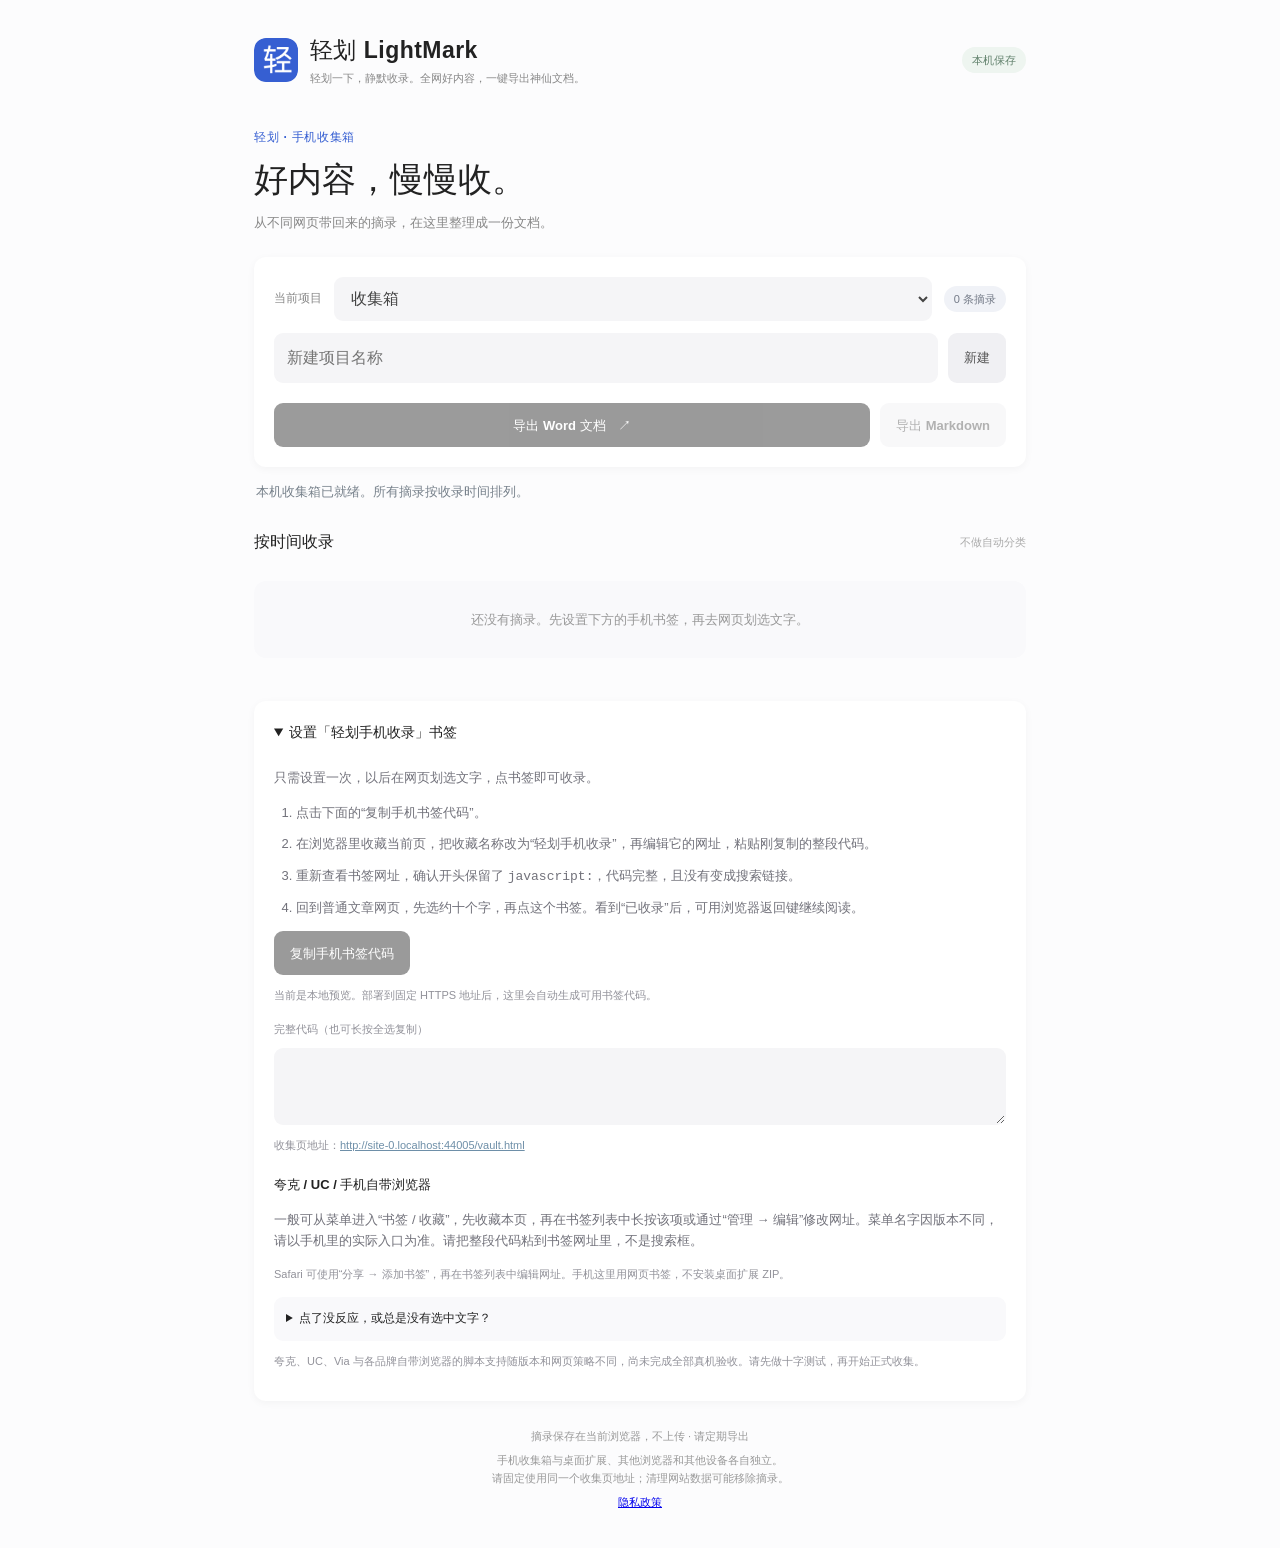
<file: index.html>
<!doctype html>
<html lang="zh-CN">
<head>
  <meta charset="utf-8">
  <meta name="viewport" content="width=device-width, initial-scale=1, viewport-fit=cover">
  <meta name="theme-color" content="#365fd2">
  <meta name="referrer" content="no-referrer">
  <meta http-equiv="Content-Security-Policy" content="default-src 'self'; script-src 'self'; style-src 'self'; img-src 'self' data:; connect-src 'self'; object-src 'none'; base-uri 'none'; form-action 'self'; frame-src 'none'">
  <title>轻划 LightMark · 手机收集箱</title>
  <link rel="icon" href="icon32.png">
  <link rel="apple-touch-icon" href="icon128.png">
  <link rel="stylesheet" href="vault.css">
  <script src="web-adapter.js" defer></script>
  <script src="bookmarklet.js" defer></script>
  <script src="vault-store.js" defer></script>
  <script src="format.js" defer></script>
  <script src="docx.js" defer></script>
  <script src="download.js" defer></script>
  <script src="vault.js" defer></script>
</head>
<body>
  <main class="page">
    <header class="brand">
      <img src="icon128.png" width="44" height="44" alt="轻划 Logo">
      <div><span class="brand-name">轻划 LightMark</span><p>轻划一下，静默收录。<br class="mobile-break">全网好内容，一键导出神仙文档。</p></div>
      <span class="badge local">本机保存</span>
    </header>

    <section class="intro"><p class="eyebrow">轻划 · 手机收集箱</p><h1>好内容，慢慢收。</h1><p>从不同网页带回来的摘录，在这里整理成一份文档。</p></section>

    <section class="controls surface" aria-label="项目与导出">
      <div class="project-row"><label for="projectSelect">当前项目</label><select id="projectSelect" disabled></select><span class="badge" id="clipCount">0 条摘录</span></div>
      <form id="projectForm" class="project-form"><input id="projectName" maxlength="40" placeholder="新建项目名称" aria-label="新建项目名称" disabled><button id="addProject" type="submit" class="secondary" disabled>新建</button></form>
      <div class="exports"><a id="exportWord" class="button primary" aria-disabled="true" tabindex="-1">导出 Word 文档 <span aria-hidden="true">↗</span></a><a id="exportMarkdown" class="button secondary" aria-disabled="true" tabindex="-1">导出 Markdown</a></div>
    </section>

    <div class="notice" id="status" role="status" aria-live="polite">正在打开本机收集箱…</div>
    <section id="pendingPanel" class="surface pending" hidden><h2>这条摘录还没保存</h2><textarea id="pendingText" readonly aria-label="待保存摘录" rows="5"></textarea><div class="actions"><button id="retrySave" class="primary" type="button">重试保存</button><button id="copyPending" class="secondary" type="button">复制这条摘录</button></div></section>

    <section aria-labelledby="listHeading"><div class="section-heading"><h2 id="listHeading">按时间收录</h2><span>不做自动分类</span></div><div id="clips" class="clips"><p class="empty">正在读取…</p></div></section>

    <details id="setup" class="surface setup"><summary>设置「轻划手机收录」书签</summary><div class="setup-body"><p>只需设置一次，以后在网页划选文字，点书签即可收录。</p><ol><li>点击下面的“复制手机书签代码”。</li><li>在浏览器里收藏当前页，把收藏名称改为“轻划手机收录”，再编辑它的<strong>网址</strong>，粘贴刚复制的整段代码。</li><li>重新查看书签网址，确认开头保留了 <code>javascript:</code>，代码完整，且没有变成搜索链接。</li><li>回到普通文章网页，先选约十个字，再点这个书签。看到“已收录”后，可用浏览器返回键继续阅读。</li></ol><button id="copyBookmarklet" class="primary" type="button" disabled>复制手机书签代码</button><p id="setupStatus" class="small" role="status"></p><label class="small" for="bookmarkletCode">完整代码（也可长按全选复制）</label><textarea id="bookmarkletCode" rows="3" readonly spellcheck="false" aria-label="手机书签代码"></textarea><p class="small">收集页地址：<a id="vaultAddress"></a></p><h3>夸克 / UC / 手机自带浏览器</h3><p>一般可从菜单进入“书签 / 收藏”，先收藏本页，再在书签列表中长按该项或通过“管理 → 编辑”修改网址。菜单名字因版本不同，请以手机里的实际入口为准。请把整段代码粘到<strong>书签网址</strong>里，不是搜索框。</p><p class="small">Safari 可使用“分享 → 添加书签”，再在书签列表中编辑网址。手机这里用网页书签，不安装桌面扩展 ZIP。</p><details class="troubleshooting"><summary>点了没反应，或总是没有选中文字？</summary><ul><li>检查 <code>javascript:</code> 是否被删、代码是否被截断；从本页重新完整复制。</li><li>先在普通资讯网页测试；浏览器首页、内置阅读页或受保护网页可能不执行脚本。</li><li>如果打开书签就取消文字选区，该版本可能无法可靠使用这套流程。</li><li>如果浏览器只接受 HTTP(S) 网址，或保存后总删除脚本前缀，当前版本不适用。可换允许脚本书签的浏览器，或先复制 / 分享保存。</li><li>只有显示“已收录”才算保存成功；保存失败时请用“重试”或“复制这条摘录”。</li></ul></details><p class="small">夸克、UC、Via 与各品牌自带浏览器的脚本支持随版本和网页策略不同，尚未完成全部真机验收。请先做十字测试，再开始正式收集。</p></div></details>

    <footer><p>摘录保存在当前浏览器，不上传 · 请定期导出</p><p>手机收集箱与桌面扩展、其他浏览器和其他设备各自独立。<br>请固定使用同一个收集页地址；清理网站数据可能移除摘录。</p><p><a href="privacy.html" target="_blank" rel="noopener noreferrer">隐私政策</a></p></footer>
  </main>
</body>
</html>
</file>
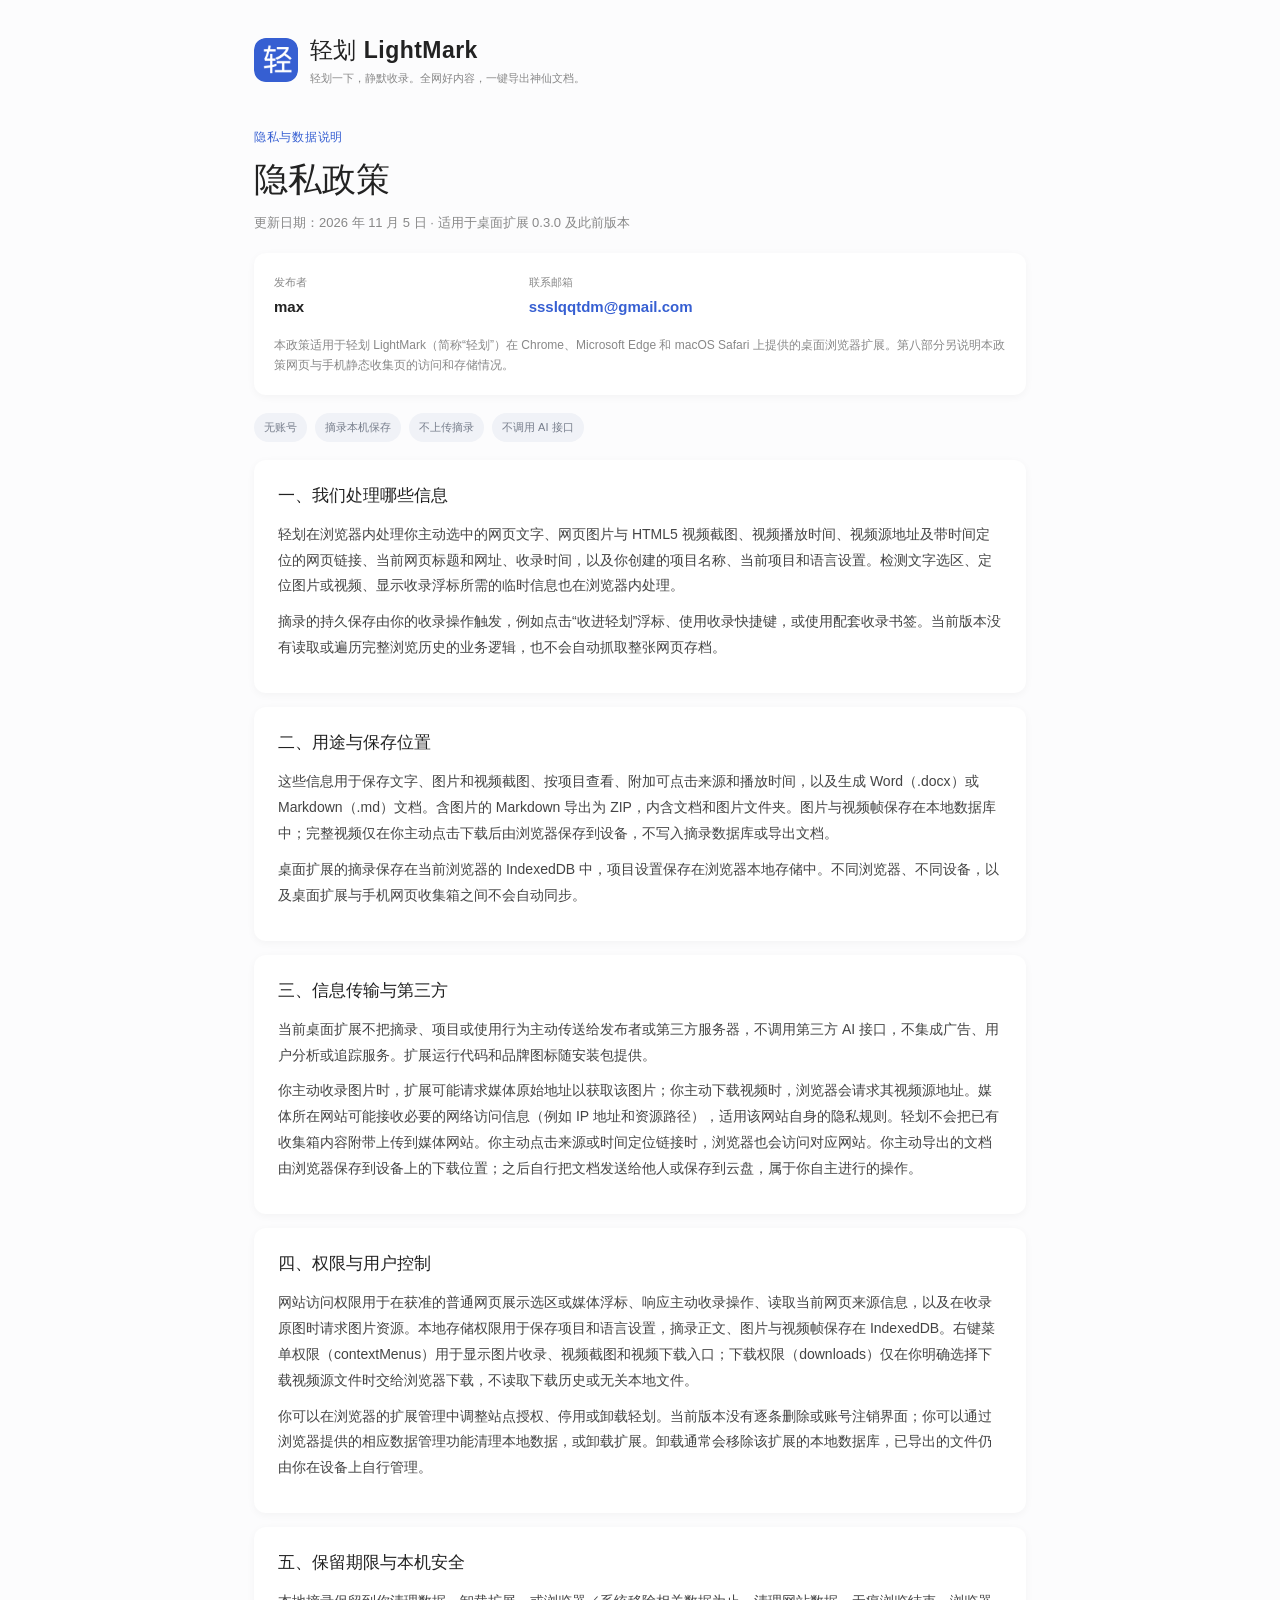
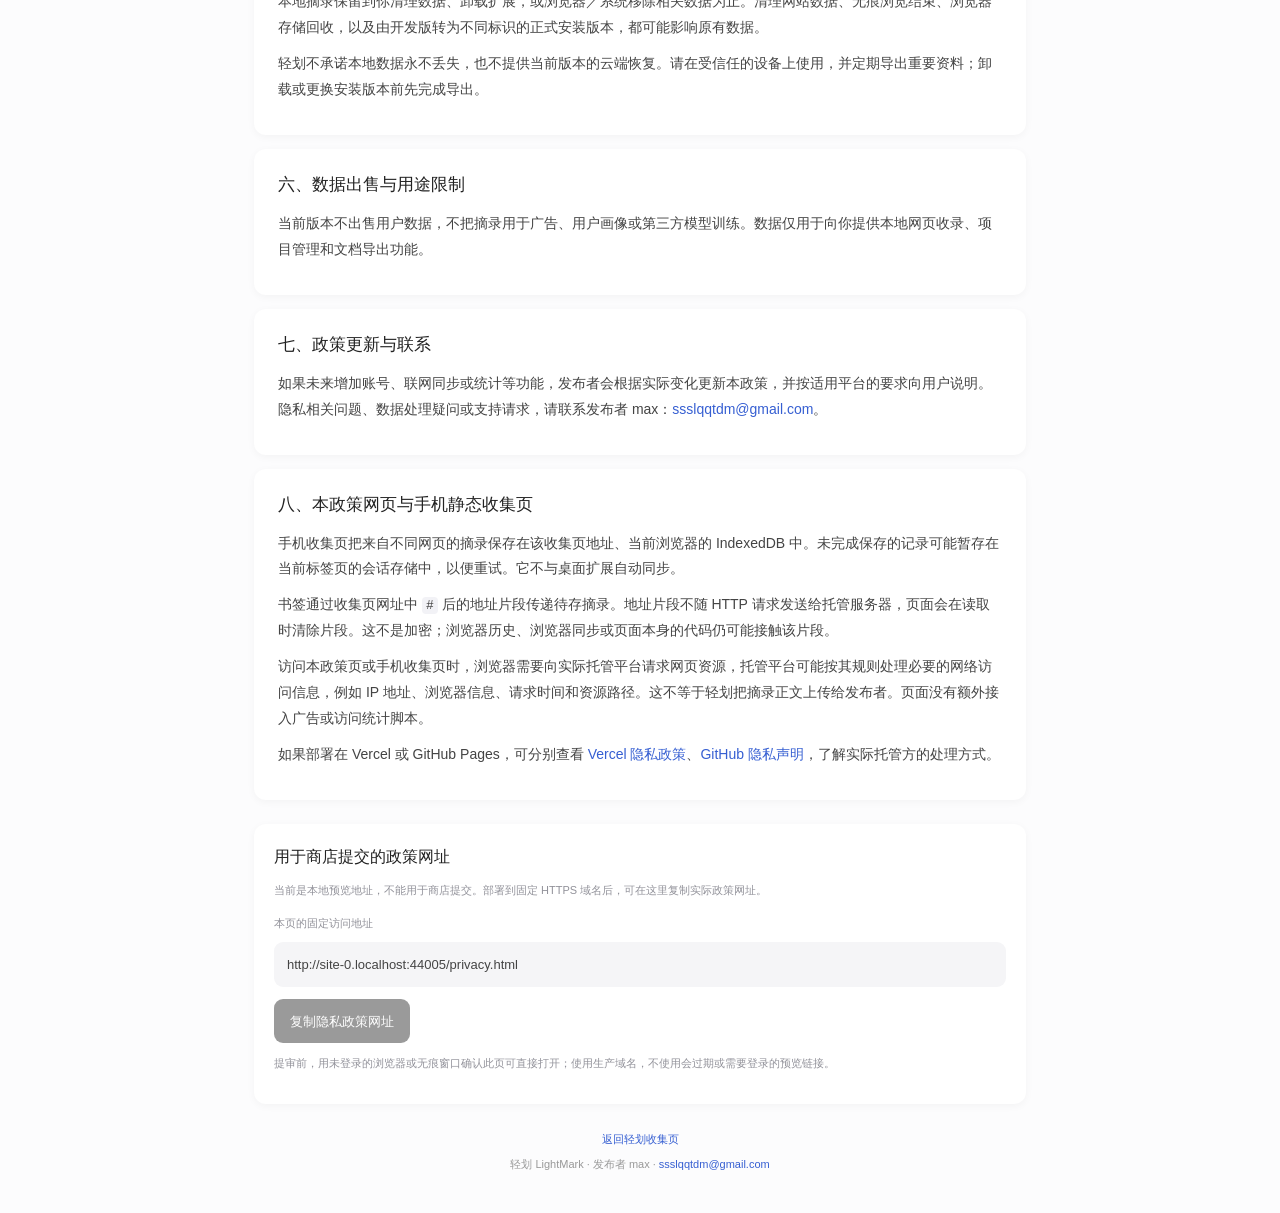
<file: privacy.html>
<!doctype html>
<html lang="zh-CN">
<head>
  <meta charset="utf-8">
  <meta name="viewport" content="width=device-width, initial-scale=1, viewport-fit=cover">
  <meta name="theme-color" content="#365fd2">
  <meta name="referrer" content="no-referrer">
  <meta name="description" content="轻划 LightMark 隐私政策：网页摘录与项目在本机处理和保存，不上传摘录，不使用第三方 AI 接口。">
  <meta http-equiv="Content-Security-Policy" content="default-src 'self'; script-src 'self'; style-src 'self'; img-src 'self' data:; connect-src 'self'; object-src 'none'; base-uri 'none'; form-action 'self'; frame-src 'none'">
  <title>隐私政策 · 轻划 LightMark</title>
  <link rel="icon" href="icon32.png">
  <link rel="stylesheet" href="vault.css">
  <link rel="stylesheet" href="privacy.css">
  <script src="privacy.js" defer></script>
</head>
<body>
  <main class="page privacy-page">
    <header class="brand">
      <img src="icon128.png" width="44" height="44" alt="轻划 Logo">
      <div><span class="brand-name">轻划 LightMark</span><p>轻划一下，静默收录。全网好内容，一键导出神仙文档。</p></div>
    </header>
    <section class="intro">
      <p class="eyebrow">隐私与数据说明</p>
      <h1>隐私政策</h1>
      <p>更新日期：2026 年 11 月 5 日 · 适用于桌面扩展 0.3.0 及此前版本</p>
    </section>

    <section class="surface publisher" aria-label="发布者与联系方式">
      <dl><div><dt>发布者</dt><dd>max</dd></div><div><dt>联系邮箱</dt><dd><a href="mailto:ssslqqtdm@gmail.com">ssslqqtdm@gmail.com</a></dd></div></dl>
      <p>本政策适用于轻划 LightMark（简称“轻划”）在 Chrome、Microsoft Edge 和 macOS Safari 上提供的桌面浏览器扩展。第八部分另说明本政策网页与手机静态收集页的访问和存储情况。</p>
    </section>

    <div class="privacy-pills" aria-label="核心说明"><span>无账号</span><span>摘录本机保存</span><span>不上传摘录</span><span>不调用 AI 接口</span></div>

    <section class="surface policy-section"><h2>一、我们处理哪些信息</h2><p>轻划在浏览器内处理你主动选中的网页文字、网页图片与 HTML5 视频截图、视频播放时间、视频源地址及带时间定位的网页链接、当前网页标题和网址、收录时间，以及你创建的项目名称、当前项目和语言设置。检测文字选区、定位图片或视频、显示收录浮标所需的临时信息也在浏览器内处理。</p><p>摘录的持久保存由你的收录操作触发，例如点击“收进轻划”浮标、使用收录快捷键，或使用配套收录书签。当前版本没有读取或遍历完整浏览历史的业务逻辑，也不会自动抓取整张网页存档。</p></section>

    <section class="surface policy-section"><h2>二、用途与保存位置</h2><p>这些信息用于保存文字、图片和视频截图、按项目查看、附加可点击来源和播放时间，以及生成 Word（.docx）或 Markdown（.md）文档。含图片的 Markdown 导出为 ZIP，内含文档和图片文件夹。图片与视频帧保存在本地数据库中；完整视频仅在你主动点击下载后由浏览器保存到设备，不写入摘录数据库或导出文档。</p><p>桌面扩展的摘录保存在当前浏览器的 IndexedDB 中，项目设置保存在浏览器本地存储中。不同浏览器、不同设备，以及桌面扩展与手机网页收集箱之间不会自动同步。</p></section>

    <section class="surface policy-section"><h2>三、信息传输与第三方</h2><p>当前桌面扩展不把摘录、项目或使用行为主动传送给发布者或第三方服务器，不调用第三方 AI 接口，不集成广告、用户分析或追踪服务。扩展运行代码和品牌图标随安装包提供。</p><p>你主动收录图片时，扩展可能请求媒体原始地址以获取该图片；你主动下载视频时，浏览器会请求其视频源地址。媒体所在网站可能接收必要的网络访问信息（例如 IP 地址和资源路径），适用该网站自身的隐私规则。轻划不会把已有收集箱内容附带上传到媒体网站。你主动点击来源或时间定位链接时，浏览器也会访问对应网站。你主动导出的文档由浏览器保存到设备上的下载位置；之后自行把文档发送给他人或保存到云盘，属于你自主进行的操作。</p></section>

    <section class="surface policy-section"><h2>四、权限与用户控制</h2><p>网站访问权限用于在获准的普通网页展示选区或媒体浮标、响应主动收录操作、读取当前网页来源信息，以及在收录原图时请求图片资源。本地存储权限用于保存项目和语言设置，摘录正文、图片与视频帧保存在 IndexedDB。右键菜单权限（contextMenus）用于显示图片收录、视频截图和视频下载入口；下载权限（downloads）仅在你明确选择下载视频源文件时交给浏览器下载，不读取下载历史或无关本地文件。</p><p>你可以在浏览器的扩展管理中调整站点授权、停用或卸载轻划。当前版本没有逐条删除或账号注销界面；你可以通过浏览器提供的相应数据管理功能清理本地数据，或卸载扩展。卸载通常会移除该扩展的本地数据库，已导出的文件仍由你在设备上自行管理。</p></section>

    <section class="surface policy-section"><h2>五、保留期限与本机安全</h2><p>本地摘录保留到你清理数据、卸载扩展，或浏览器／系统移除相关数据为止。清理网站数据、无痕浏览结束、浏览器存储回收，以及由开发版转为不同标识的正式安装版本，都可能影响原有数据。</p><p>轻划不承诺本地数据永不丢失，也不提供当前版本的云端恢复。请在受信任的设备上使用，并定期导出重要资料；卸载或更换安装版本前先完成导出。</p></section>

    <section class="surface policy-section"><h2>六、数据出售与用途限制</h2><p>当前版本不出售用户数据，不把摘录用于广告、用户画像或第三方模型训练。数据仅用于向你提供本地网页收录、项目管理和文档导出功能。</p></section>

    <section class="surface policy-section"><h2>七、政策更新与联系</h2><p>如果未来增加账号、联网同步或统计等功能，发布者会根据实际变化更新本政策，并按适用平台的要求向用户说明。隐私相关问题、数据处理疑问或支持请求，请联系发布者 max：<a href="mailto:ssslqqtdm@gmail.com">ssslqqtdm@gmail.com</a>。</p></section>

    <section class="surface policy-section"><h2>八、本政策网页与手机静态收集页</h2><p>手机收集页把来自不同网页的摘录保存在该收集页地址、当前浏览器的 IndexedDB 中。未完成保存的记录可能暂存在当前标签页的会话存储中，以便重试。它不与桌面扩展自动同步。</p><p>书签通过收集页网址中 <code>#</code> 后的地址片段传递待存摘录。地址片段不随 HTTP 请求发送给托管服务器，页面会在读取时清除片段。这不是加密；浏览器历史、浏览器同步或页面本身的代码仍可能接触该片段。</p><p>访问本政策页或手机收集页时，浏览器需要向实际托管平台请求网页资源，托管平台可能按其规则处理必要的网络访问信息，例如 IP 地址、浏览器信息、请求时间和资源路径。这不等于轻划把摘录正文上传给发布者。页面没有额外接入广告或访问统计脚本。</p><p>如果部署在 Vercel 或 GitHub Pages，可分别查看 <a href="https://vercel.com/legal/privacy-policy" target="_blank" rel="noopener noreferrer">Vercel 隐私政策</a>、<a href="https://docs.github.com/en/site-policy/privacy-policies/github-general-privacy-statement" target="_blank" rel="noopener noreferrer">GitHub 隐私声明</a>，了解实际托管方的处理方式。</p></section>

    <section class="surface policy-url" aria-labelledby="policyUrlHeading"><h2 id="policyUrlHeading">用于商店提交的政策网址</h2><p id="policyUrlStatus" class="small" role="status">部署后使用公开的 HTTPS 地址。</p><label class="small" for="policyUrl">本页的固定访问地址</label><input id="policyUrl" type="url" readonly aria-label="隐私政策网址"><button id="copyPolicyUrl" class="primary" type="button" disabled>复制隐私政策网址</button><p class="small">提审前，用未登录的浏览器或无痕窗口确认此页可直接打开；使用生产域名，不使用会过期或需要登录的预览链接。</p></section>

    <footer><p><a href="vault.html">返回轻划收集页</a></p><p>轻划 LightMark · 发布者 max · <a href="mailto:ssslqqtdm@gmail.com">ssslqqtdm@gmail.com</a></p></footer>
  </main>
</body>
</html>
</file>
<file: vault.css>
:root{color-scheme:light;font-family:-apple-system,BlinkMacSystemFont,"Segoe UI","PingFang SC",sans-serif;color:#222;background:#fcfcfd;font-synthesis:none;--blue:#365fd2;--muted:#888;--soft:#f5f5f7}
*{box-sizing:border-box}body{margin:0;font-size:15px;line-height:1.65}.page{max-width:820px;margin:auto;padding:32px 24px max(32px,env(safe-area-inset-bottom))}.brand{display:flex;gap:12px;align-items:center}.brand img{border-radius:12px}.brand-name{font-size:23px;font-weight:750;letter-spacing:.02em}.brand p{margin:0;color:#888;font-size:11px;line-height:1.6}.brand .local{margin-left:auto}.badge{display:inline-flex;white-space:nowrap;align-items:center;background:#f0f2f7;color:#747b88;border-radius:99px;padding:4px 10px;font-size:11px}.local{background:#eef5f0;color:#60806b}.intro{padding:40px 0 24px}.eyebrow{color:var(--blue);font-size:12px;font-weight:650;letter-spacing:.06em;margin:0}h1{font-size:34px;line-height:1.3;margin:10px 0}h2{font-size:16px;margin:0}.intro>p:last-child{color:#888;font-size:13px;margin:0}.surface{background:#fff;border-radius:12px;padding:20px;box-shadow:0 2px 8px #0000000a}input,select,textarea,button,.button{font:inherit}input,select,textarea{font-size:16px;border:1px solid transparent;background:var(--soft);color:#444;border-radius:9px;padding:11px 12px;max-width:100%;min-width:0}input:focus,select:focus,textarea:focus{outline:2px solid #bbc9f3;outline-offset:1px}button,.button{min-height:44px;display:inline-flex;align-items:center;justify-content:center;gap:12px;border:0;border-radius:9px;padding:11px 16px;font-size:13px;font-weight:600;text-decoration:none;cursor:pointer;transition:background .18s ease,transform .18s ease}button:focus-visible,.button:focus-visible,summary:focus-visible{outline:3px solid #b7c6f3;outline-offset:3px}.primary{background:#222;color:#fff}.primary:hover{background:#3c3c41}.secondary{background:#f0f0f3;color:#555}.secondary:hover{background:#e6e6ed}[disabled],[aria-disabled=true]{opacity:.45;cursor:default}.project-row{display:flex;align-items:center;gap:12px}.project-row label{font-size:12px;color:#888;white-space:nowrap}select{flex:1;min-height:44px}.project-form{display:flex;gap:10px;margin-top:12px}.project-form input{flex:1}.exports{display:flex;gap:10px;margin-top:20px}.exports .primary{flex:1}.notice{padding:14px 2px;font-size:13px;color:#77818b;min-height:50px}.notice.error{color:#a7444d}.notice.success{color:#4d7e62}.section-heading{display:flex;align-items:center;justify-content:space-between;margin:12px 0}.section-heading>span{color:#aaa;font-size:11px}.clips{display:grid;gap:14px}.clip{background:#f9f9fb;border-radius:12px;padding:22px 24px;overflow-wrap:anywhere}.clip-top{display:flex;align-items:baseline;gap:10px;margin-bottom:12px}.clip-number{font-size:12px;color:#333;font-weight:750;letter-spacing:.04em}.clip-title{font-size:14px;font-weight:650;color:#222;text-decoration:none}.clip-title:hover{color:var(--blue)}.clip-body{white-space:pre-wrap;overflow-wrap:anywhere;tab-size:4;color:#444;font-size:14px;line-height:1.8;margin:0}.clip-meta{margin-top:18px;font-size:11px;color:#888}.clip-meta a{color:#6e8fa8;text-decoration:none}.clip-meta time{display:block;margin-top:3px}.empty{color:#999;text-align:center;font-size:13px;padding:28px;background:#f9f9fb;border-radius:12px}.pending{margin-bottom:20px}.pending textarea{width:100%;margin:12px 0}.actions{display:flex;gap:10px}.setup{margin-top:30px}summary{font-size:14px;font-weight:650;cursor:pointer}.setup-body{padding-top:10px}.setup p,.setup ol{font-size:13px;color:#72727b}.setup ol{padding-left:22px}.setup li{margin-bottom:10px}.setup textarea{display:block;width:100%;font:11px/1.6 ui-monospace,monospace;resize:vertical;margin-top:8px}.small{font-size:11px!important;color:#92929a!important;overflow-wrap:anywhere}.small a{color:#6e8fa8}.mobile-break{display:none}footer{font-size:11px;color:#999;text-align:center;margin-top:26px}footer p{margin:6px 0}[hidden]{display:none!important}
@media(max-width:520px){.page{padding:24px 16px 36px}.brand{gap:10px}.brand-name{font-size:21px}.brand p{font-size:9px}.brand .local{font-size:9px;padding:4px 7px}.mobile-break{display:block}.intro{padding-top:32px}h1{font-size:29px}.surface{padding:16px}.project-row{gap:8px}.project-row label{font-size:11px}.badge{padding:4px 8px;font-size:10px}.exports{gap:8px}.exports .button{font-size:12px;padding:11px 10px;gap:8px}.clip{padding:18px}.clip-title{font-size:13px}.clip-body{font-size:14px}.setup ol{font-size:12px}}

.setup h3{font-size:13px;margin:20px 0 8px}.troubleshooting{margin-top:14px;padding:12px;background:#f9f9fb;border-radius:9px}.troubleshooting summary{font-size:12px}.troubleshooting ul{font-size:12px;color:#72727b;padding-left:20px}.troubleshooting li{margin-bottom:8px}
</file>
<file: privacy.css>
.privacy-page{max-width:820px}.privacy-page .intro{padding-bottom:20px}.publisher dl{display:grid;grid-template-columns:1fr 2fr;gap:16px;margin:0}.publisher dt{color:#888;font-size:11px}.publisher dd{margin:4px 0 0;color:#222;font-size:15px;font-weight:600;overflow-wrap:anywhere}.publisher p{font-size:12px;color:#888;margin:16px 0 0}.privacy-page a{color:#365fd2;text-decoration:none;overflow-wrap:anywhere}.privacy-page a:hover{text-decoration:underline}.privacy-pills{display:flex;flex-wrap:wrap;gap:8px;margin:18px 0}.privacy-pills span{background:#f0f2f7;color:#777e8c;border-radius:99px;font-size:11px;padding:5px 10px}.policy-section{margin:14px 0;padding:22px 24px}.policy-section h2{font-size:17px;color:#222;margin-bottom:12px}.policy-section p{font-size:14px;color:#444;line-height:1.85;margin:10px 0}.policy-url{margin-top:24px}.policy-url input{width:100%;margin:7px 0 12px;font-size:13px}.privacy-page footer{line-height:1.8}.privacy-page code{font-size:.92em;background:#f2f2f6;border-radius:4px;padding:1px 4px}@media(max-width:520px){.publisher dl{grid-template-columns:1fr;gap:12px}.policy-section{padding:18px}.policy-section h2{font-size:16px}.policy-section p{font-size:14px}.privacy-page .brand p{font-size:9px}.policy-url input{font-size:16px}}
</file>
